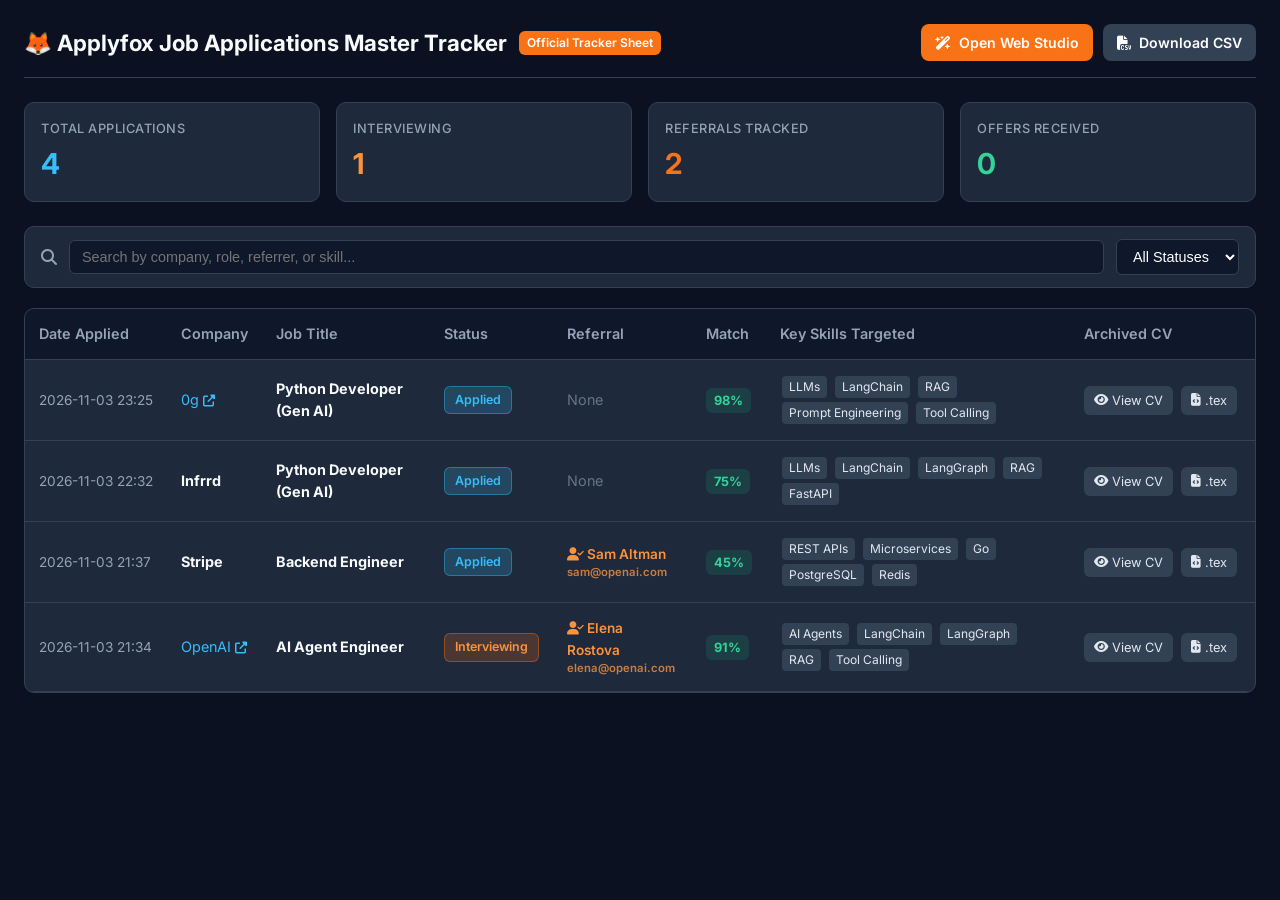
<file: data/job_applications_tracker.html>
<!DOCTYPE html>
<html lang="en">
<head>
<meta charset="utf-8">
<meta name="viewport" content="width=device-width, initial-scale=1">
<title>🦊 Applyfox | Job Applications Master Tracker</title>
<link href="https://fonts.googleapis.com/css2?family=Inter:wght@400;500;600;700&display=swap" rel="stylesheet">
<link rel="stylesheet" href="https://cdnjs.cloudflare.com/ajax/libs/font-awesome/6.4.0/css/all.min.css">
<style>
  :root {
    --bg: #0b1120;
    --card-bg: #1e293b;
    --border: #334155;
    --text: #f8fafc;
    --text-muted: #94a3b8;
    --primary: #f97316;
    --success: #10b981;
    --info: #38bdf8;
  }
  * { box-sizing: border-box; margin:0; padding:0; }
  body {
    font-family: 'Inter', sans-serif;
    background: var(--bg);
    color: var(--text);
    padding: 24px;
    line-height: 1.5;
  }
  .container {
    max-width: 1400px;
    margin: 0 auto;
  }
  header {
    display: flex;
    justify-content: space-between;
    align-items: center;
    margin-bottom: 24px;
    padding-bottom: 16px;
    border-bottom: 1px solid var(--border);
  }
  .brand {
    display: flex;
    align-items: center;
    gap: 12px;
  }
  .brand h1 {
    font-size: 1.4rem;
    font-weight: 700;
  }
  .brand-badge {
    background: var(--primary);
    color: #fff;
    padding: 3px 8px;
    border-radius: 6px;
    font-size: 0.75rem;
    font-weight: 600;
  }
  .header-actions {
    display: flex;
    gap: 10px;
  }
  .btn {
    display: inline-flex;
    align-items: center;
    gap: 8px;
    background: #334155;
    color: #fff;
    padding: 8px 14px;
    border-radius: 8px;
    font-size: 0.88rem;
    font-weight: 600;
    text-decoration: none;
    cursor: pointer;
    border: none;
    transition: background 0.2s;
  }
  .btn:hover { background: #475569; }
  .btn-primary { background: var(--primary); }
  .btn-primary:hover { background: #ea580c; }
  .stats-grid {
    display: grid;
    grid-template-columns: repeat(auto-fit, minmax(200px, 1fr));
    gap: 16px;
    margin-bottom: 24px;
  }
  .stat-card {
    background: var(--card-bg);
    border: 1px solid var(--border);
    border-radius: 10px;
    padding: 16px;
  }
  .stat-title {
    font-size: 0.8rem;
    color: var(--text-muted);
    font-weight: 500;
    text-transform: uppercase;
    letter-spacing: 0.5px;
  }
  .stat-value {
    font-size: 1.8rem;
    font-weight: 700;
    margin-top: 4px;
  }
  .filter-bar {
    background: var(--card-bg);
    border: 1px solid var(--border);
    border-radius: 10px;
    padding: 12px 16px;
    display: flex;
    gap: 12px;
    margin-bottom: 20px;
    flex-wrap: wrap;
    align-items: center;
  }
  .search-input {
    flex: 1;
    min-width: 250px;
    background: #0f172a;
    border: 1px solid var(--border);
    color: #fff;
    padding: 8px 12px;
    border-radius: 6px;
    font-size: 0.9rem;
  }
  .filter-select {
    background: #0f172a;
    border: 1px solid var(--border);
    color: #fff;
    padding: 8px 12px;
    border-radius: 6px;
    font-size: 0.9rem;
  }
  .table-card {
    background: var(--card-bg);
    border: 1px solid var(--border);
    border-radius: 10px;
    overflow: hidden;
  }
  table {
    width: 100%;
    border-collapse: collapse;
    font-size: 0.9rem;
    text-align: left;
  }
  th {
    background: #0f172a;
    padding: 14px;
    font-weight: 600;
    color: var(--text-muted);
    border-bottom: 1px solid var(--border);
  }
  td {
    padding: 14px;
    border-bottom: 1px solid var(--border);
    vertical-align: middle;
  }
  tr:hover td {
    background: rgba(255,255,255,0.02);
  }
  .status-pill {
    display: inline-block;
    padding: 4px 10px;
    border-radius: 6px;
    font-size: 0.78rem;
    font-weight: 600;
  }
  .status-applied { background: rgba(56, 189, 248, 0.2); color: #38bdf8; border: 1px solid rgba(56, 189, 248, 0.4); }
  .status-interview { background: rgba(249, 115, 22, 0.2); color: #fb923c; border: 1px solid rgba(249, 115, 22, 0.4); }
  .status-offer { background: rgba(16, 185, 129, 0.2); color: #34d399; border: 1px solid rgba(16, 185, 129, 0.4); }
  .status-rejected { background: rgba(239, 68, 68, 0.2); color: #f87171; border: 1px solid rgba(239, 68, 68, 0.4); }
  .score-pill {
    display: inline-block;
    padding: 3px 8px;
    border-radius: 6px;
    font-size: 0.8rem;
    font-weight: 700;
    background: rgba(16, 185, 129, 0.15);
    color: #34d399;
  }
  .skill-pill {
    display: inline-block;
    padding: 2px 7px;
    border-radius: 4px;
    background: #334155;
    color: #e2e8f0;
    font-size: 0.75rem;
    margin: 2px;
  }
  .ref-badge {
    color: #fb923c;
    font-weight: 600;
    font-size: 0.85rem;
  }
  .action-btn {
    display: inline-flex;
    align-items: center;
    gap: 4px;
    background: #334155;
    color: #e2e8f0;
    padding: 5px 10px;
    border-radius: 6px;
    font-size: 0.8rem;
    text-decoration: none;
    margin-right: 4px;
  }
  .action-btn:hover { background: #475569; color: #fff; }
</style>
</head>
<body>

<div class="container">
  <header>
    <div class="brand">
      <h1>🦊 Applyfox Job Applications Master Tracker</h1>
      <span class="brand-badge">Official Tracker Sheet</span>
    </div>
    <div class="header-actions">
      <a href="http://127.0.0.1:8080" target="_blank" class="btn btn-primary"><i class="fa fa-wand-magic-sparkles"></i> Open Web Studio</a>
      <a href="job_applications_tracker.csv" download class="btn"><i class="fa fa-file-csv"></i> Download CSV</a>
    </div>
  </header>

  <div class="stats-grid">
    <div class="stat-card">
      <div class="stat-title">Total Applications</div>
      <div class="stat-value" style="color: #38bdf8;">4</div>
    </div>
    <div class="stat-card">
      <div class="stat-title">Interviewing</div>
      <div class="stat-value" style="color: #fb923c;">1</div>
    </div>
    <div class="stat-card">
      <div class="stat-title">Referrals Tracked</div>
      <div class="stat-value" style="color: var(--primary);">2</div>
    </div>
    <div class="stat-card">
      <div class="stat-title">Offers Received</div>
      <div class="stat-value" style="color: #34d399;">0</div>
    </div>
  </div>

  <div class="filter-bar">
    <i class="fa fa-magnifying-glass" style="color: var(--text-muted);"></i>
    <input type="text" id="searchInput" class="search-input" placeholder="Search by company, role, referrer, or skill..." oninput="filterTable()">
    <select id="statusFilter" class="filter-select" onchange="filterTable()">
      <option value="all">All Statuses</option>
      <option value="applied">Applied</option>
      <option value="interview">Interviewing</option>
      <option value="offer">Offer</option>
      <option value="reject">Rejected</option>
    </select>
  </div>

  <div class="table-card">
    <table>
      <thead>
        <tr>
          <th>Date Applied</th>
          <th>Company</th>
          <th>Job Title</th>
          <th>Status</th>
          <th>Referral</th>
          <th>Match</th>
          <th>Key Skills Targeted</th>
          <th>Archived CV</th>
        </tr>
      </thead>
      <tbody id="tableBody">
        
        <tr data-status="applied" data-search="0g python developer (gen ai) ">
            <td style="white-space:nowrap; font-size:0.85rem; color:#94a3b8;">2026-11-03 23:25</td>
            <td><a href="https://www.instahyre.com/job-432385-python-developer-gen-ai-at-infrrd-bangalore/" target="_blank" style="color:#38bdf8; text-decoration:none;">0g <i class="fa fa-external-link-alt" style="font-size:0.75rem;"></i></a></td>
            <td><strong>Python Developer (Gen AI)</strong></td>
            <td><span class="status-pill status-applied">Applied</span></td>
            <td><span style="color:#64748b;">None</span></td>
            <td><span class="score-pill">98%</span></td>
            <td><span class="skill-pill">LLMs</span> <span class="skill-pill">LangChain</span> <span class="skill-pill">RAG</span> <span class="skill-pill">Prompt Engineering</span> <span class="skill-pill">Tool Calling</span></td>
            <td style="white-space:nowrap;">
                <a href="file:///home/priyanshu/Documents/Applyfox/data/applications/APP-0G-20261103-2553_0g/preview.html" target="_blank" class="action-btn" title="View CV in Browser"><i class="fa fa-eye"></i> View CV</a>
                <a href="file:///home/priyanshu/Documents/Applyfox/data/applications/APP-0G-20261103-2553_0g/tailored_cv.tex" download class="action-btn" title="Open LaTeX Source"><i class="fa fa-file-code"></i> .tex</a>
            </td>
        </tr>
        

        <tr data-status="applied" data-search="infrrd python developer (gen ai) ">
            <td style="white-space:nowrap; font-size:0.85rem; color:#94a3b8;">2026-11-03 22:32</td>
            <td><strong>Infrrd</strong></td>
            <td><strong>Python Developer (Gen AI)</strong></td>
            <td><span class="status-pill status-applied">Applied</span></td>
            <td><span style="color:#64748b;">None</span></td>
            <td><span class="score-pill">75%</span></td>
            <td><span class="skill-pill">LLMs</span> <span class="skill-pill">LangChain</span> <span class="skill-pill">LangGraph</span> <span class="skill-pill">RAG</span> <span class="skill-pill">FastAPI</span></td>
            <td style="white-space:nowrap;">
                <a href="file:///home/priyanshu/Documents/Applyfox/data/applications/APP-INFRRD-20261103-3203_infrrd/preview.html" target="_blank" class="action-btn" title="View CV in Browser"><i class="fa fa-eye"></i> View CV</a>
                <a href="file:///home/priyanshu/Documents/Applyfox/data/applications/APP-INFRRD-20261103-3203_infrrd/tailored_cv.tex" download class="action-btn" title="Open LaTeX Source"><i class="fa fa-file-code"></i> .tex</a>
            </td>
        </tr>
        

        <tr data-status="applied" data-search="stripe backend engineer sam altman">
            <td style="white-space:nowrap; font-size:0.85rem; color:#94a3b8;">2026-11-03 21:37</td>
            <td><strong>Stripe</strong></td>
            <td><strong>Backend Engineer</strong></td>
            <td><span class="status-pill status-applied">Applied</span></td>
            <td><span class="ref-badge"><i class="fa fa-user-check"></i> Sam Altman<small style="display:block; opacity:0.8;">sam@openai.com</small></span></td>
            <td><span class="score-pill">45%</span></td>
            <td><span class="skill-pill">REST APIs</span> <span class="skill-pill">Microservices</span> <span class="skill-pill">Go</span> <span class="skill-pill">PostgreSQL</span> <span class="skill-pill">Redis</span></td>
            <td style="white-space:nowrap;">
                <a href="file:///home/priyanshu/Documents/Applyfox/data/applications/APP-STRIPE-20261103-3720_stripe/preview.html" target="_blank" class="action-btn" title="View CV in Browser"><i class="fa fa-eye"></i> View CV</a>
                <a href="file:///home/priyanshu/Documents/Applyfox/data/applications/APP-STRIPE-20261103-3720_stripe/tailored_cv.tex" download class="action-btn" title="Open LaTeX Source"><i class="fa fa-file-code"></i> .tex</a>
            </td>
        </tr>
        

        <tr data-status="interviewing" data-search="openai ai agent engineer elena rostova">
            <td style="white-space:nowrap; font-size:0.85rem; color:#94a3b8;">2026-11-03 21:34</td>
            <td><a href="https://jobs.ashbyhq.com/openai" target="_blank" style="color:#38bdf8; text-decoration:none;">OpenAI <i class="fa fa-external-link-alt" style="font-size:0.75rem;"></i></a></td>
            <td><strong>AI Agent Engineer</strong></td>
            <td><span class="status-pill status-interview">Interviewing</span></td>
            <td><span class="ref-badge"><i class="fa fa-user-check"></i> Elena Rostova<small style="display:block; opacity:0.8;">elena@openai.com</small></span></td>
            <td><span class="score-pill">91%</span></td>
            <td><span class="skill-pill">AI Agents</span> <span class="skill-pill">LangChain</span> <span class="skill-pill">LangGraph</span> <span class="skill-pill">RAG</span> <span class="skill-pill">Tool Calling</span></td>
            <td style="white-space:nowrap;">
                <a href="file:///home/priyanshu/Documents/Applyfox/data/applications/APP-OPENAI-20261103-3458_openai/preview.html" target="_blank" class="action-btn" title="View CV in Browser"><i class="fa fa-eye"></i> View CV</a>
                <a href="file:///home/priyanshu/Documents/Applyfox/data/applications/APP-OPENAI-20261103-3458_openai/tailored_cv.tex" download class="action-btn" title="Open LaTeX Source"><i class="fa fa-file-code"></i> .tex</a>
            </td>
        </tr>
        
      </tbody>
    </table>
  </div>
</div>

<script>
function filterTable() {
  const query = document.getElementById("searchInput").value.toLowerCase();
  const status = document.getElementById("statusFilter").value.toLowerCase();
  const rows = document.querySelectorAll("#tableBody tr");

  rows.forEach(r => {
    const text = (r.getAttribute("data-search") || "");
    const rowStatus = (r.getAttribute("data-status") || "");

    const matchQuery = text.includes(query);
    const matchStatus = status === "all" || rowStatus.includes(status);

    r.style.display = (matchQuery && matchStatus) ? "" : "none";
  });
}
</script>

</body>
</html>
</file>
